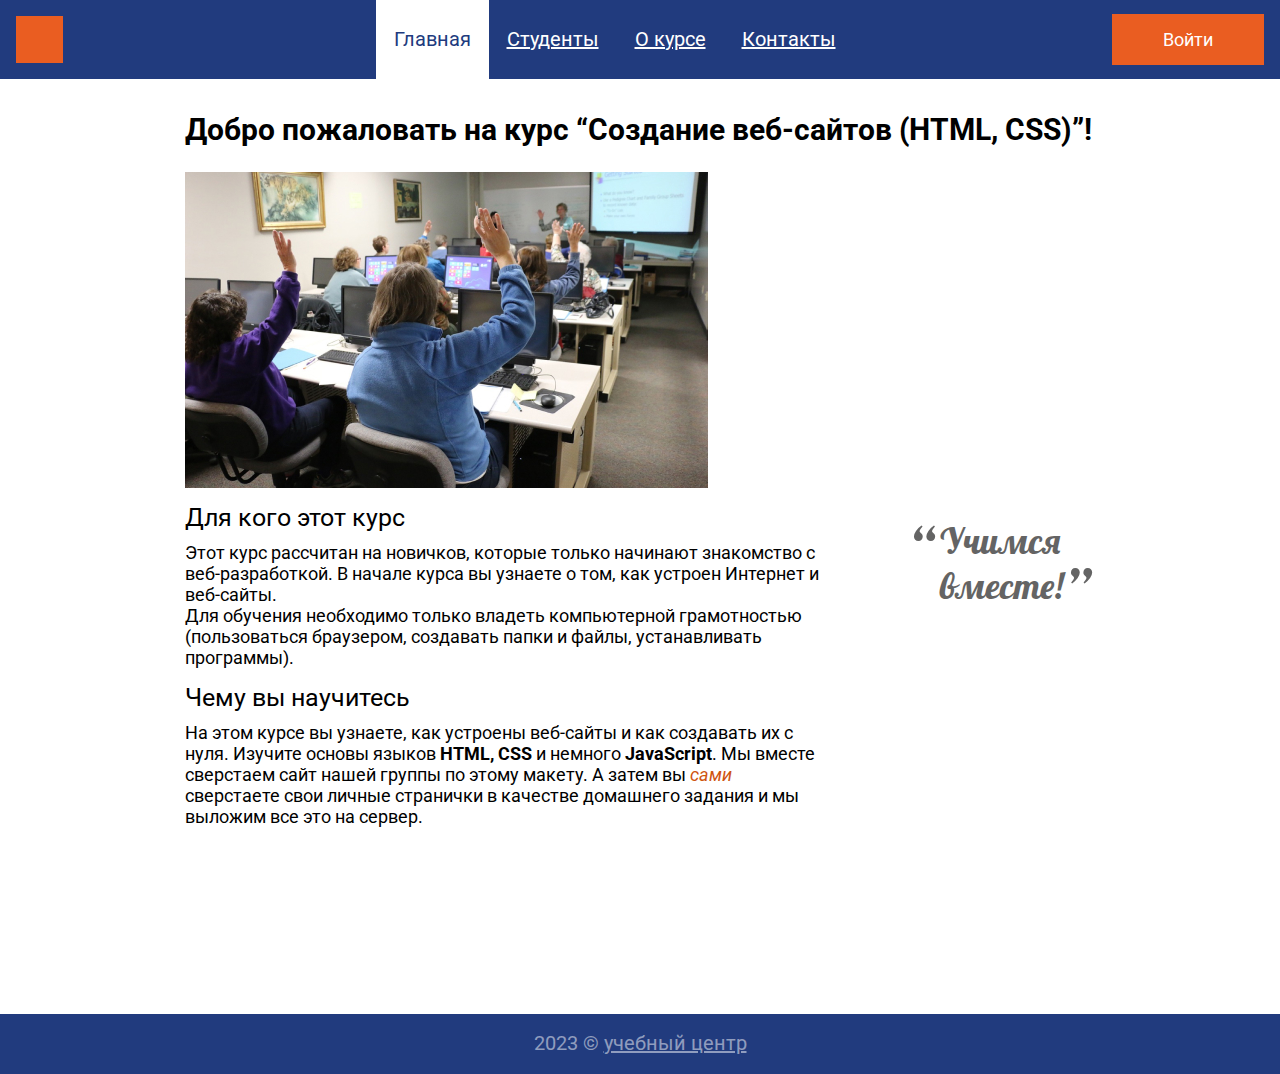
<file: index.html>
<!DOCTYPE html>
<html lang="ru">

<head>
    <link rel="preconnect" href="https://fonts.googleapis.com">
    <link rel="preconnect" href="https://fonts.gstatic.com" crossorigin>
    <link href="https://fonts.googleapis.com/css2?family=Lobster&family=Roboto:wght@400;700&display=swap"
        rel="stylesheet">
    <link rel="shortcut icon" href="img/icon.png" type="image/x-icon">
    <meta charset="UTF-8">
    <meta http-equiv="X-UA-Compatible" content="IE=edge">
    <meta name="viewport" content="width=device-width, initial-scale=1.0">
    <title>Главная</title>
    <link rel="stylesheet" href="style.css">
</head>

<body>
    <div class="all">
        <header class="header">
            <a class="logo" href="index.html">
                <img class="img_logos" src="img/logo.svg" alt="Логотип">
            </a>
            <nav>
                <ul class="menu">
                    <li class="menu__list"><a class="menu_link menu_link_active" href="index.html">Главная</a></li>
                    <li class="menu__list"><a class="menu_link" href="students.html">Студенты</a></li>
                    <li class="menu__list"><a class="menu_link" href="about.html">О курсе</a></li>
                    <li class="menu__list"><a class="menu_link" href="contacts.html">Контакты</a></li>
                </ul>
            </nav>
            <a class="button" href="#">Войти</a>
        </header>

        <main class="content">
            <h1 class="title">Добро пожаловать на курс “Создание веб-сайтов (HTML, CSS)”!</h1>
            <img class="image" src="img/class.jpg" alt="фото студентов в классе">
            <div class="content_info">
                <div class="content_section">
                    <div class="content_article">
                        <h3 class="subtitle">Для кого этот курс</h3>
                        <p class="about_text">Этот курс рассчитан на новичков, которые только начинают знакомство с
                            веб-разработкой. В начале курса вы узнаете о том, как устроен Интернет и веб-сайты.<br>
                            Для обучения необходимо только владеть компьютерной грамотностью (пользоваться браузером,
                            создавать папки и файлы, устанавливать программы).
                        </p>
                    </div>
                    <div class="content_article">
                        <h3 class="subtitle_h">Чему вы научитесь</h3>
                        <p class="about_text_h">На этом курсе вы узнаете, как устроены веб-сайты и как создавать их с
                            нуля.
                            Изучите основы языков <span class="java">HTML, CSS</span> и немного <span
                                class="java">JavaScript</span>. Мы вместе сверстаем сайт нашей группы по
                            этому макету. А затем вы <span class="sam">сами</span> сверстаете свои личные странички в
                            качестве домашнего задания и мы
                            выложим все это на сервер.
                        </p>
                    </div>
                </div>
                <div class="content_heading">
                    <span class="cav">“</span>
                    <h2 class="heading">Учимся вместе!</h2>
                    <span class="cave">”</span>
                </div>
            </div>
        </main>
    </div>
    <footer class="footer">
        <p class="footer_text">2023 &copy; <a class="footer_link" href="contacts.html">учебный центр
            </a></p>
    </footer>
    <div class="block">
        <form class="registration" action="#">
            <h2 class="input_text">Войти на сайт</h2>
            <input class="login" type="text" placeholder="Логин">
            <input class="login login_input" type="password" placeholder="Пароль">
            <button type="submit" class="button button_form">Войти</button>
        </form>
    </div>
    <script src="index.js"></script>
</body>

</html>
</file>
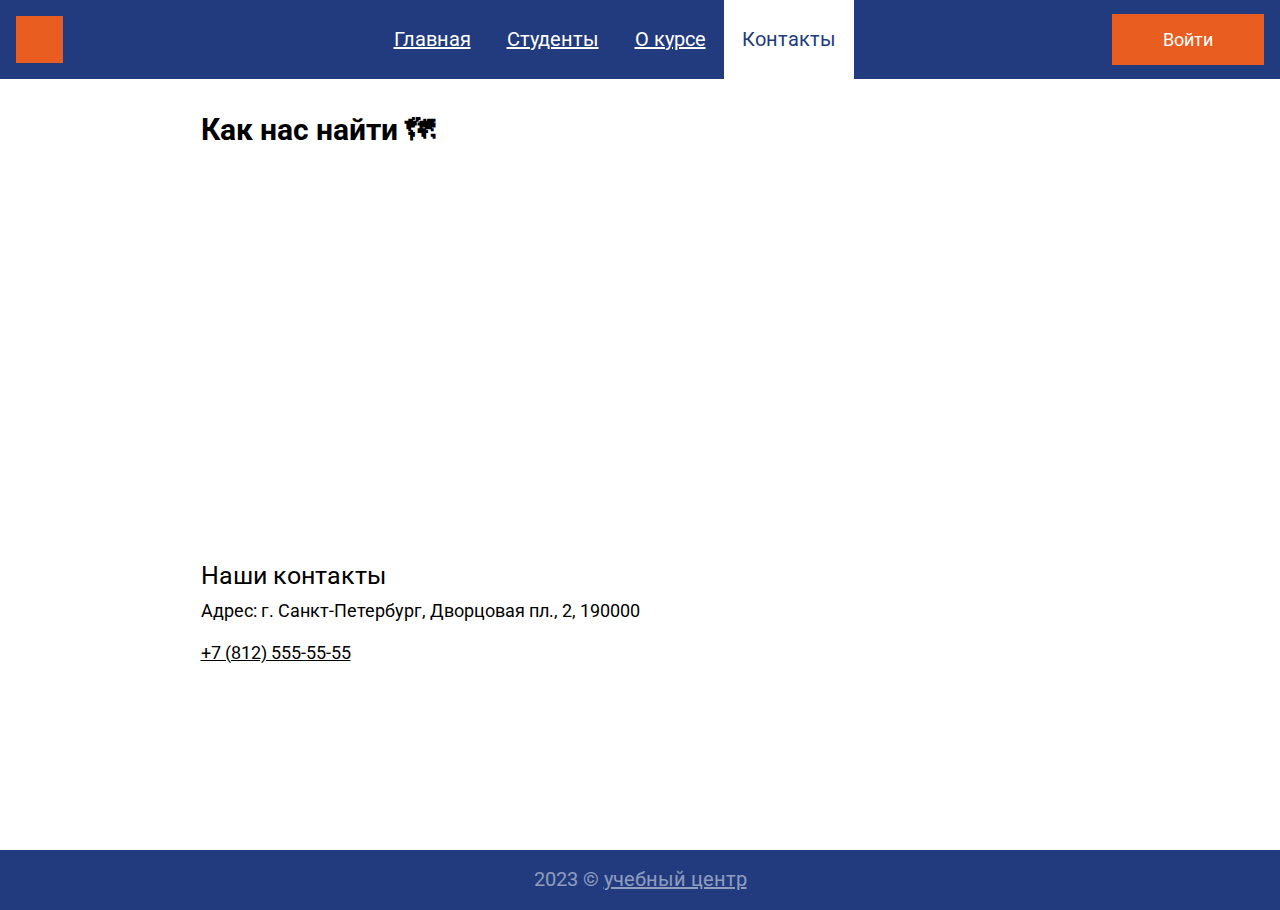
<file: contacts.html>
<!DOCTYPE html>
<html lang="ru">

<head>
    <link rel="preconnect" href="https://fonts.googleapis.com">
    <link rel="preconnect" href="https://fonts.gstatic.com" crossorigin>
    <link href="https://fonts.googleapis.com/css2?family=Lobster&family=Roboto:wght@400;700&display=swap"
        rel="stylesheet">
    <link rel="shortcut icon" href="img/icon.png" type="image/x-icon">
    <meta charset="UTF-8">
    <meta http-equiv="X-UA-Compatible" content="IE=edge">
    <meta name="viewport" content="width=device-width, initial-scale=1.0">
    <title>Контакты</title>
    <link rel="stylesheet" href="style.css">
</head>

<body>
    <div class="all">
        <header class="header">
            <a class="logo" href="index.html">
                <img class="img_logos" src="img/logo.svg" alt="Логотип">
            </a>
            <nav>
                <ul class="menu">
                    <li class="menu__list"><a class="menu_link" href="index.html">Главная</a></li>
                    <li class="menu__list"><a class="menu_link" href="students.html">Студенты</a></li>
                    <li class="menu__list"><a class="menu_link" href="about.html">О курсе</a></li>
                    <li class="menu__list"><a class="menu_link menu_link_active" href="contacts.html">Контакты</a></li>
                </ul>
            </nav>
            <a class="button" href="#">Войти</a>
        </header>

        <main class="content_contacts">
            <h2 class="poisc">Как нас найти &#128506;</h2>
            <div class="map-responsive"><iframe
                    src="https://www.google.com/maps/embed?pb=!1m14!1m12!1m3!1d511634.7095473813!2d29.534290693316716!3d59.939225916296074!2m3!1f0!2f0!3f0!3m2!1i1024!2i768!4f13.1!5e0!3m2!1sru!2sru!4v1678972159787!5m2!1sru!2sru"
                    width="1268" height="370" style="border:0;" allowfullscreen="" loading="lazy"
                    referrerpolicy="no-referrer-when-downgrade"></iframe>
            </div>
            <h3 class="contact">Наши контакты</h3>
            <p class="about_cont">Адрес: г. Санкт-Петербург, Дворцовая пл., 2, 190000<br><br><a class="tel"
                    href="tel:+7(812)555-55-55">+7 (812) 555-55-55</a> </p>
        </main>
    </div>
    <footer class="footer">
        <p class="footer_text">2023 &copy; <a class="footer_link" href="contacts.html">учебный центр
            </a></p>
    </footer>
    <div class="block">
        <form class="registration" action="#">
            <h2 class="input_text">Войти на сайт</h2>
            <input class="login" type="text" placeholder="Логин">
            <input class="login login_input" type="password" placeholder="Пароль">
            <button type="submit" class="button button_form">Войти</button>
        </form>
    </div>
    <script src="index.js"></script>
</body>

</html>
</file>
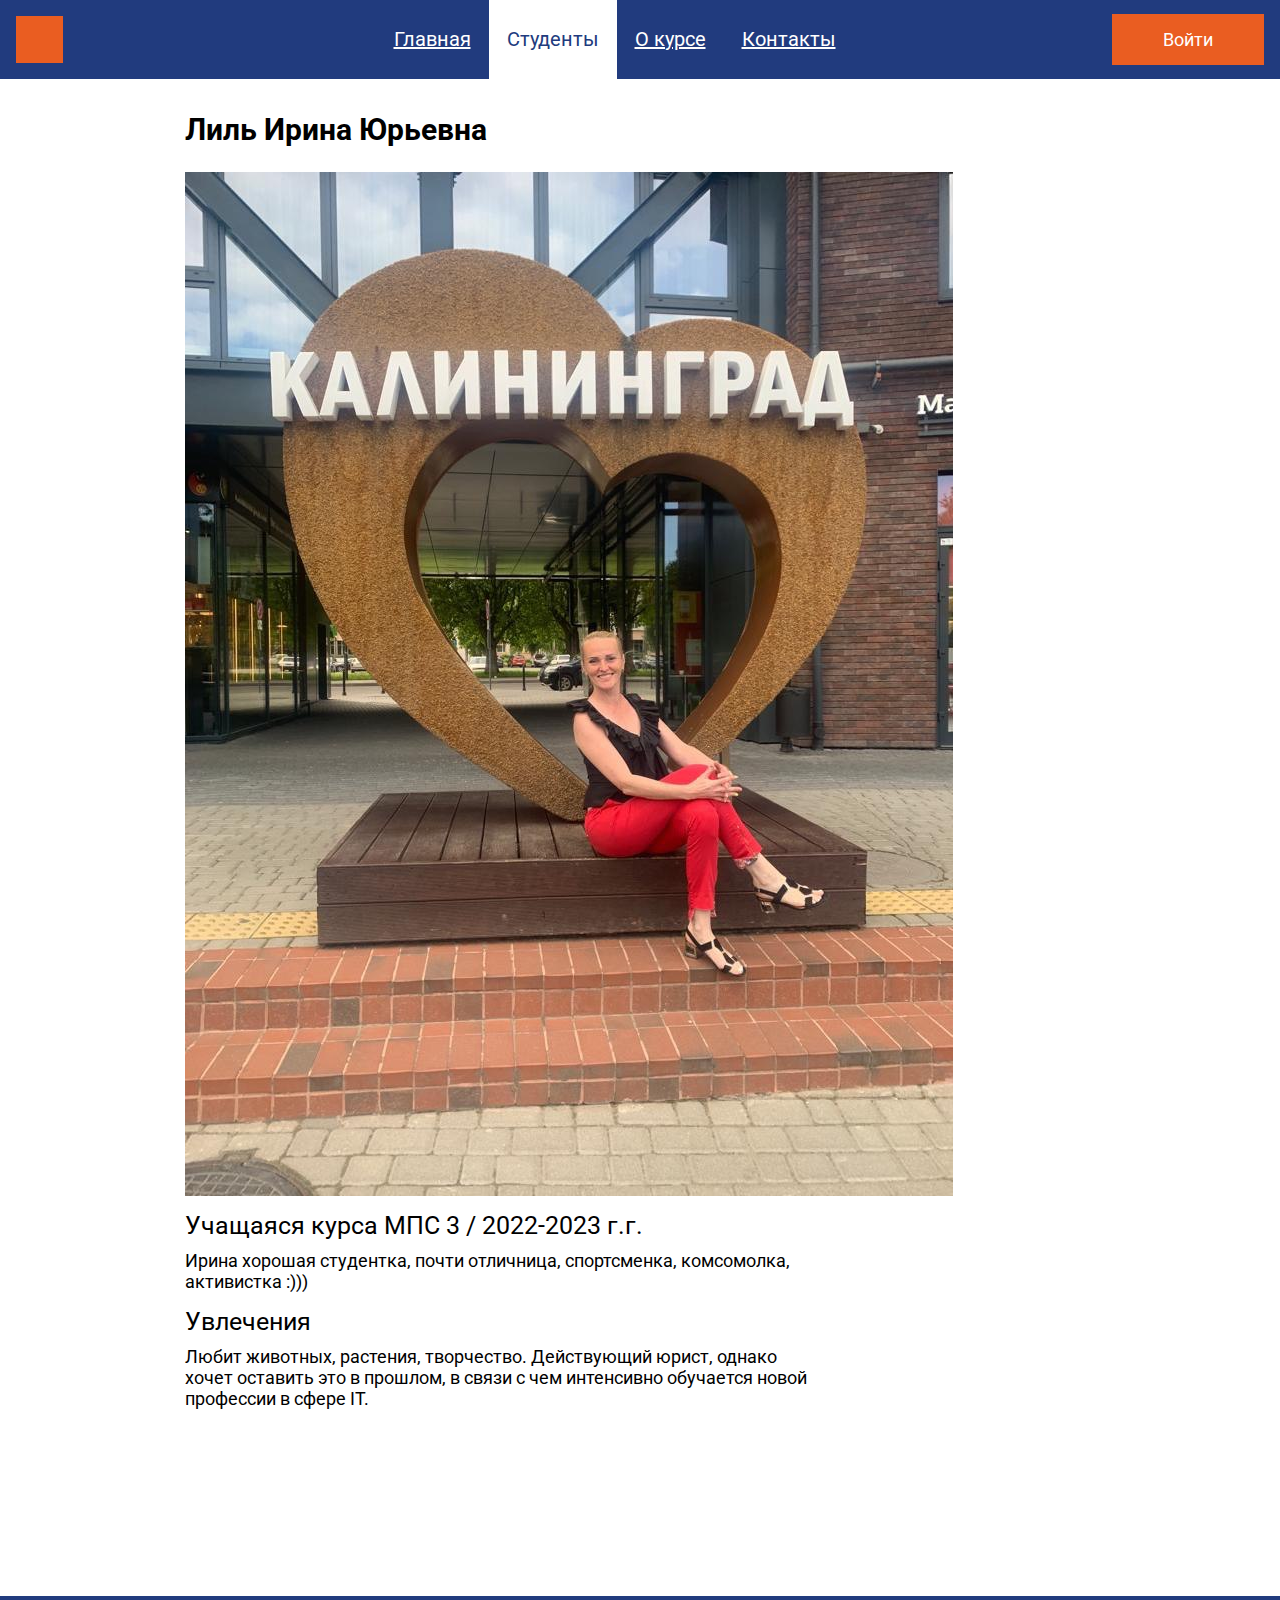
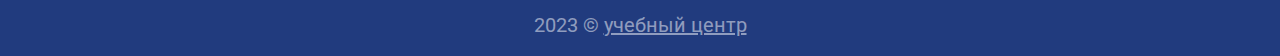
<file: lil.html>
<!DOCTYPE html>
<html lang="ru">

<head>
    <link rel="preconnect" href="https://fonts.googleapis.com">
    <link rel="preconnect" href="https://fonts.gstatic.com" crossorigin>
    <link href="https://fonts.googleapis.com/css2?family=Lobster&family=Roboto:wght@400;700&display=swap"
        rel="stylesheet">
    <link rel="shortcut icon" href="img/icon.png" type="image/x-icon">
    <meta charset="UTF-8">
    <meta http-equiv="X-UA-Compatible" content="IE=edge">
    <meta name="viewport" content="width=device-width, initial-scale=1.0">
    <title>Лиль</title>
    <link rel="stylesheet" href="style.css">
</head>

<body>
    <div class="all">
        <header class="header">
            <a class="logo" href="index.html">
                <img class="img_logos" src="img/logo.svg" alt="Логотип">
            </a>
            <nav>
                <ul class="menu">
                    <li class="menu__list"><a class="menu_link" href="index.html">Главная</a></li>
                    <li class="menu__list"><a class="menu_link menu_link_active" href="students.html">Студенты</a></li>
                    <li class="menu__list"><a class="menu_link" href="about.html">О курсе</a></li>
                    <li class="menu__list"><a class="menu_link" href="contacts.html">Контакты</a></li>
                </ul>
            </nav>
            <a class="button" href="#">Войти</a>
        </header>

        <main class="content">
            <h2 class="title">Лиль Ирина Юрьевна</h2>
            <img class="image_lil" src="img/photolil.jpg" alt="фото студентки Лиль">
            <div class="content_info">
                <div class="content_section">
                    <div class="content_article">
                        <h3 class="subtitlesub">Учащаяся курса МПС 3 / 2022-2023 г.г.</h3>
                        <p class="about_text"> Ирина хорошая студентка, почти отличница, спортсменка, комсомолка,
                            активистка :)))
                        </p>
                    </div>
                    <div class="content_article">
                        <h3 class="subtitle_h">Увлечения</h3>
                        <p class="about_text_h">Любит животных, растения, творчество. Действующий юрист, однако хочет
                            оставить это в прошлом, в связи с чем интенсивно обучается новой профессии в сфере IT.
                        </p>
                    </div>
                </div>
            </div>
        </main>
    </div>
    <footer class="footer">
        <p class="footer_text">2023 &copy; <a class="footer_link" href="contacts.html">учебный центр
            </a></p>
    </footer>
    <div class="block">
        <form class="registration" action="#">
            <h2 class="input_text">Войти на сайт</h2>
            <input class="login" type="text" placeholder="Логин">
            <input class="login login_input" type="password" placeholder="Пароль">
            <button type="submit" class="button button_form">Войти</button>
        </form>
    </div>
    <script src="index.js"></script>
</body>

</html>
</file>
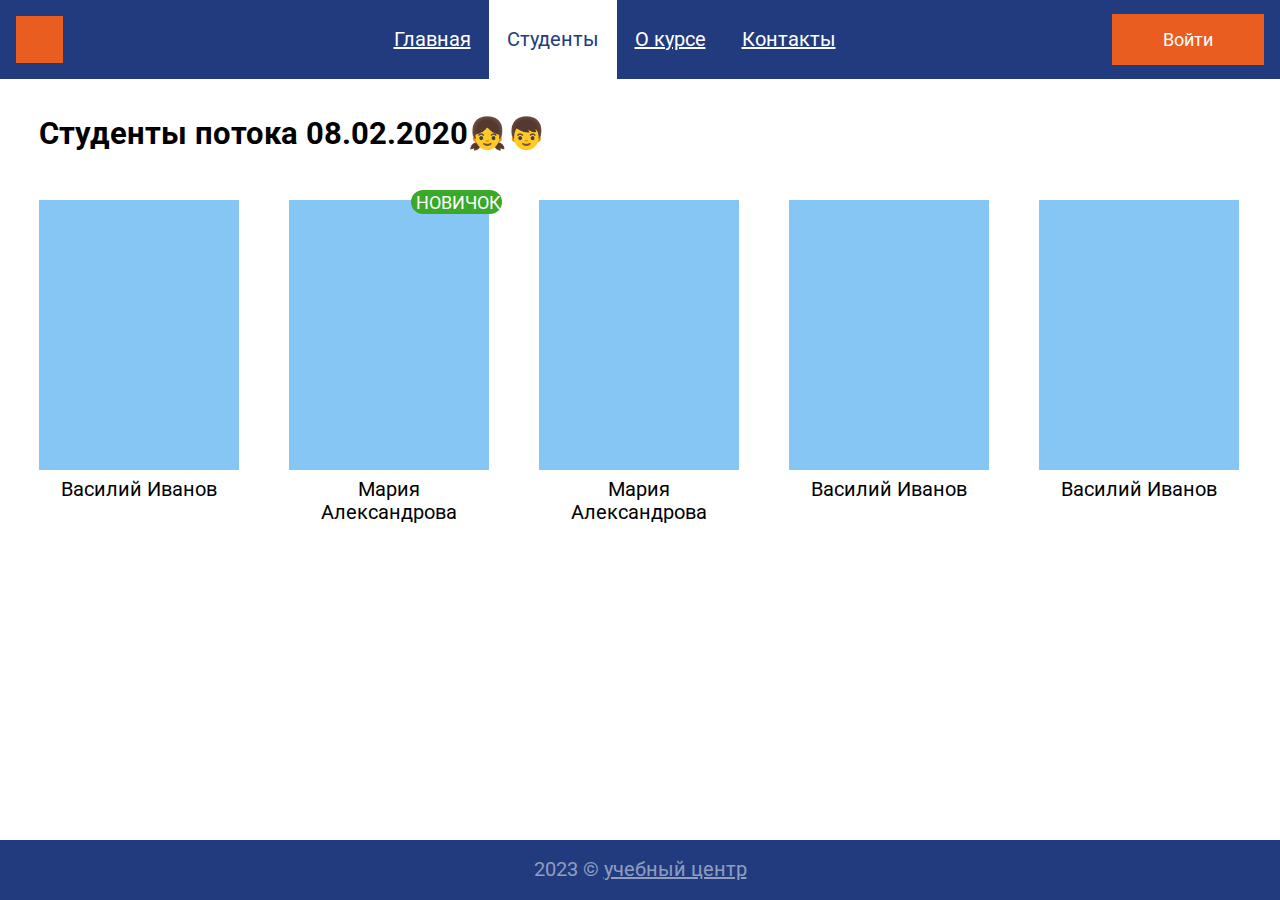
<file: students.html>
<!DOCTYPE html>
<html lang="ru">

<head>
    <link rel="preconnect" href="https://fonts.googleapis.com">
    <link rel="preconnect" href="https://fonts.gstatic.com" crossorigin>
    <link href="https://fonts.googleapis.com/css2?family=Lobster&family=Roboto:wght@400;700&display=swap"
        rel="stylesheet">
    <link rel="shortcut icon" href="img/icon.png" type="image/x-icon">
    <meta charset="UTF-8">
    <meta http-equiv="X-UA-Compatible" content="IE=edge">
    <meta name="viewport" content="width=device-width, initial-scale=1.0">
    <title>Студенты</title>
    <link rel="stylesheet" href="style.css">
</head>

<body>
    <div class="all">
        <header class="header">
            <a class="logo" href="index.html">
                <img class="img_logos" src="img/logo.svg" alt="Логотип">
            </a>
            <nav>
                <ul class="menu">
                    <li class="menu__list"><a class="menu_link" href="index.html">Главная</a></li>
                    <li class="menu__list"><a class="menu_link menu_link_active" href="students.html">Студенты</a></li>
                    <li class="menu__list"><a class="menu_link" href="about.html">О курсе</a></li>
                    <li class="menu__list"><a class="menu_link" href="contacts.html">Контакты</a></li>
                </ul>
            </nav>
            <a class="button" href="#">Войти</a>
        </header>

        <main class="content_students">
            <h2 class="title_stud">Студенты потока 08.02.2020&#128103;&#128102;</h2>
            <div class="students">
                <div class="student"><a class="student_a" href="lil.html">
                        <img width="200" height="270" src="img/photo.jpg" alt="фото Василия Иванова">
                        <p class="student_name">Василий Иванов</p>
                    </a>
                </div>
                <div class="student"><a class="student_a" href="lil.html">
                        <img width="200" height="270" src="img/photo.jpg" alt="фото Марии Александровой">
                        <p class="student_name">Мария Александрова</p>
                        <p class="student_new">НОВИЧОК</p>
                    </a>
                </div>
                <div class="student"><a class="student_a" href="lil.html">
                        <img width="200" height="270" src="img/photo.jpg" alt="фото Марии Александровой">
                        <p class="student_name">Мария Александрова</p>
                    </a>
                </div>
                <div class="student"><a class="student_a" href="lil.html">
                        <img width="200" height="270" src="img/photo.jpg" alt="фото Василия Иванова">
                        <p class="student_name">Василий Иванов</p>
                    </a>
                </div>
                <div class="student"><a class="student_a" href="lil.html">
                        <img width="200" height="270" src="img/photo.jpg" alt="фото Василия Иванова">
                        <p class="student_name">Василий Иванов</p>
                    </a>
                </div>
            </div>
        </main>
    </div>
    <footer class="footer">
        <p class="footer_text">2023 &copy; <a class="footer_link" href="contacts.html">учебный центр
            </a></p>
    </footer>
    <div class="block">
        <form class="registration" action="#">
            <h2 class="input_text">Войти на сайт</h2>
            <input class="login" type="text" placeholder="Логин">
            <input class="login login_input" type="password" placeholder="Пароль">
            <button type="submit" class="button button_form">Войти</button>
        </form>
    </div>
    <script src="index.js"></script>
</body>

</html>
</file>
<file: style.css>
* {
      margin: 0;
      padding: 0;
  }

  body {
      font-family: 'Roboto', sans-serif;
      min-height: 100vh;
      display: flex;
      flex-direction: column;
      max-width: 1300px;
      min-width: 400px;
      margin: 0 auto;
  }

  img {
      max-width: 100%;
  }

  .all {
      flex-grow: 1;
  }

  .header {
      background: #213B7E;
      display: flex;
      flex-direction: row;
      flex-wrap: wrap;
      justify-content: space-between;
      align-items: center;
      padding-left: 16px;
      padding-right: 16px;
  }

  .img_logo {
      width: 47px;
      height: 47px;
  }

  .menu {
      display: flex;
      list-style-type: none;
      margin-left: 54px;
      flex-wrap: wrap;
  }

  .menu_link {
      font-style: normal;
      font-size: 20px;
      line-height: 23px;
      text-decoration-line: underline;
      color: #FFFFFF;
      padding: 28px 18px;
      display: block;
  }

  .menu_link_active {
      color: #213B7E;
      background-color: #fff;
      text-decoration: none;
  }

  .button {
      padding: 15px 51px;
      display: flex;
      justify-content: center;
      align-items: center;
      background: #EA5D21;
      font-style: normal;
      font-size: 18px;
      line-height: 21px;
      color: #FFF;
      text-decoration: none;
      border: none;
  }

  .block {
      position: fixed;
      margin-top: 160px;
      margin-left: auto;
      margin-right: auto;
      height: auto;
      max-width: 500px;
      left: 0;
      right: 0;
      display: none;
  }

  .visible {
      display: block;
  }

  .registration {
      filter: drop-shadow(5px 5px 4px rgba(0, 0, 0, .25));
      background: #FFFFFF;
      border: 1px solid #213B7E;
      box-sizing: border-box;
      display: block;
      max-width: 500px;
      max-height: 418px;
  }

  .input_text {
      font-size: 24px;
      line-height: 28px;
      font-weight: 400;
      display: flex;
      align-items: center;
      color: #000000;
      margin-top: 26px;
      margin-left: auto;
      margin-right: auto;
      max-width: 158px;
      height: auto;
  }

  .login {
      box-sizing: border-box;
      width: 100%;
      max-width: 444px;
      max-height: 55px;
      font-size: 24px;
      line-height: 28px;
      display: flex;
      align-items: center;
      color: #808080;
      margin-top: 36px;
      margin-left: auto;
      margin-right: auto;
      padding: 17px 14px 10px 14px;
      border: 1px solid #808080;
  }

  .login_input {
      margin-top: 56px;
  }

  .button_form {
      margin-top: 56px;
      margin-bottom: 56px;
      margin-left: auto;
      margin-right: auto;
  }

  .content {
      padding-left: calc(50% - 911px / 2);
      padding-right: calc(50% - 911px / 2);
  }

  .title {
      font-style: normal;
      font-size: 30px;
      line-height: 35px;
      display: flex;
      align-items: center;
      color: #000;
      margin-top: 33px;
      font-weight: 700;
      max-width: 911px;
      height: auto;
  }

  .image {
      width: 523px;
      height: 316px;
      margin-top: 25px;
  }

  .content_info {
      display: flex;
      justify-content: space-between;
      flex-wrap: wrap;
  }

  .content_section {
      max-width: 634px;
  }

  .subtitle {
      font-style: normal;
      font-weight: 400;
      font-size: 25px;
      line-height: 29px;
      display: flex;
      align-items: center;
      color: #000000;
      max-width: 221px;
      margin-top: 15px;
  }

  .about_text {
      font-style: normal;
      font-weight: 400;
      font-size: 18px;
      line-height: 21px;
      color: #000000;
      max-width: 634px;
      margin-top: 10px;
  }

  .subtitle_h {
      max-width: 226px;
      font-style: normal;
      font-weight: 400;
      font-size: 25px;
      line-height: 29px;
      display: flex;
      align-items: center;
      color: #000000;
      margin-top: 15px;
  }

  .about_text_h {
      font-style: normal;
      font-weight: 400;
      font-size: 18px;
      line-height: 21px;
      color: #000000;
      max-width: 634px;
      margin-top: 10px;
  }

  .java {
      font-weight: 700;
      font-size: 18px;
      color: #000000;
  }

  .sam {
      font-family: 'Roboto', italic;
      font-weight: 400;
      font-size: 18px;
      color: #CF5510;
      font-style: italic;
  }

  .content_heading {
      display: flex;
      line-height: 45px;
      color: #646464;
      margin-top: 30px;
  }

  .heading {
      font-family: 'Lobster', cursive;
      font-style: normal;
      font-weight: 400;
      font-size: 36px;
      line-height: 45px;
      color: #646464;
      width: 124px;
      overflow-wrap: break-word
  }

  .cav {
      font-family: 'Lobster', cursive;
      font-style: normal;
      font-weight: 400;
      font-size: 64px;
      line-height: 45px;
      color: #646464;
      padding-top: 10px;
      padding-right: 5px;
  }

  .cave {
      font-family: 'Lobster', cursive;
      font-style: normal;
      font-weight: 400;
      font-size: 64px;
      line-height: 45px;
      color: #646464;
      padding-top: 53px;
      padding-right: 5px;
  }

  .footer {
      background: #213B7E;
      height: 60px;
      margin-top: 187px;
  }

  .footer_text {
      padding-top: 18px;
      padding-bottom: 19px;
      text-align: center;
      color: rgba(255, 255, 255, 0.5);
      font-size: 20px;
      line-height: 23px;
  }

  .footer_link {
      padding-top: 18px;
      padding-bottom: 19px;
      text-align: center;
      color: rgba(255, 255, 255, 0.5);
      font-size: 20px;
      line-height: 23px;
  }

  /* students */

  .content_students {
      max-width: 1202px;
      margin-left: auto;
      margin-right: auto;
  }

  .title_stud {
      font-style: normal;
      font-size: 31px;
      line-height: 36px;
      color: #000;
      margin-top: 37px;
      font-weight: 700;
  }

  .students {
      margin-top: 24px;
      display: flex;
      flex-wrap: wrap;
      gap: 50px;
  }

  .student_a {
      text-decoration: none;
  }

  img {
      display: block;
  }

  .student {
      width: 200px;
      margin-top: 24px;
      position: relative;
  }

  .student_new {
      position: absolute;
      top: -10px;
      right: -13px;
      font-style: normal;
      font-weight: 400;
      font-size: 18px;
      line-height: 21px;
      align-items: center;
      color: #FFFFFF;
      background: #3AA828;
      border-radius: 20px;
      padding-top: 2px;
      padding-left: 5px;
      padding-right: 1px;
      padding-bottom: 1px;
  }

  .student_name {
      margin-top: 8px;
      font-style: normal;
      font-weight: 400;
      font-size: 20px;
      line-height: 23px;
      color: #000000;
      text-align: center;
  }

  /* contacts */

  .content_contacts {
      margin-left: auto;
      margin-right: auto;
      max-width: 1268px;
  }

  .poisc {
      font-style: normal;
      font-weight: 700;
      font-size: 30px;
      line-height: 35px;
      display: flex;
      align-items: center;
      color: #000000;
      margin-top: 33px;
      margin-left: auto;
      margin-right: auto;
      max-width: 879px;
  }

  iframe {
      border: 0;
      width: 100%;
      max-width: 1268px;
      margin-top: 25px;
  }

  .contact {
      font-style: normal;
      font-weight: 400;
      font-size: 25px;
      line-height: 29px;
      display: flex;
      align-items: center;
      color: #000000;
      margin-top: 15px;
      margin-left: auto;
      margin-right: auto;
      max-width: 879px;
  }

  .about_cont {
      font-style: normal;
      font-weight: 400;
      font-size: 18px;
      line-height: 21px;
      color: #000000;
      margin-top: 10px;
      margin-left: auto;
      margin-right: auto;
      max-width: 879px;
  }

  .tel {
      font-style: normal;
      font-weight: 400;
      font-size: 18px;
      line-height: 21px;

      color: #000000;
  }

  /* about */

  .content_about {
      padding-left: calc(50% - 868px / 2);
      padding-right: calc(50% - 868px / 2);
  }

  .curs {
      max-width: 868px;
      margin-left: auto;
      margin-right: auto;
  }

  .oc {
      font-style: normal;
      font-weight: 700;
      font-size: 30px;
      line-height: 35px;
      display: flex;
      align-items: center;
      color: #000000;
      margin-top: 33px;
  }

  .look {
      font-style: normal;
      font-weight: 400;
      font-size: 25px;
      line-height: 29px;
      display: flex;
      align-items: center;
      color: #000000;
      margin-top: 25px;
  }

  .video {
      border: 0;
      width: 100%;
      max-width: 820px;
      margin-top: 15px;
      display: flex;
      flex-wrap: wrap;
  }

  /* lil */

  .image_lil {
      display: block;
      margin-top: 25px;
  }

  .subtitlesub {
      font-style: normal;
      font-weight: 400;
      font-size: 25px;
      line-height: 29px;
      display: flex;
      align-items: center;
      color: #000000;
      max-width: 500px;
      margin-top: 15px;
  }

  @media (max-width: 1024px) {

      .header {
          padding-left: 32px;
          padding-right: 32px;
      }

      .menu {
          margin-left: 0;
      }

      .menu_link {
          font-size: 18px;
          padding: 20px 14px;
      }

      .content {
          padding-left: calc(50% - 768px / 2);
          padding-right: calc(50% - 768px / 2);
      }

      .title {
          padding-left: 16px;
      }

      .content_info {
          align-items: center;
      }

      .content_students {
          padding-left: calc(50% - 736px / 2);
          padding-right: calc(50% - 736px / 2);
      }

      .curs {
          padding-left: 16px;
          padding-right: 16px;
      }

      .poisc {
          padding-left: 16px;
      }

      iframe {
          max-width: 100%;
      }

      .contact {
          padding-left: 16px;
      }

      .about_cont {
          padding-left: 16px;
      }
  }

  @media (max-width: 767px) {

      .header {
          padding-right: 16px;
          padding-left: 0;
      }

      .menu {
          flex-direction: column;
      }

      .logo {
          display: none;
      }

      .title {
          text-align: center;
      }

      .image {
          width: auto;
          height: auto;
          margin: 0 auto;
      }

      .subtitle {
          margin-left: 16px;
      }

      .about_text {
          margin-left: 16px;
          margin-right: 16px;
          width: auto;
          text-align: justify;
      }

      .subtitle_h {
          margin-left: 16px;
      }

      .about_text_h {
          margin-left: 16px;
          margin-right: 16px;
          width: auto;
          text-align: justify;
      }

      .cav {
          margin-left: 50%;
          margin-right: 1px;
      }

      .cave {
          margin-left: 1px;
          margin-right: 50%;
      }

      .title_stud {
          text-align: center;
          margin: 16px 16px;
      }

      .students {
          justify-content: center;
      }

      .oc {
          text-align: center;
          margin: 16px 16px;
          width: auto;
          display: block;
      }

      .look {
          text-align: center;
          margin: 16px 16px;
          width: auto;
          display: block;
      }

      .poisc {
          padding-left: 16px;
      }

      iframe {
          max-width: 100%;
      }

      .contact {
          padding-left: 16px;
      }

      .about_cont {
          padding-left: 16px;
      }

      .subtitlesub {
          margin-left: 16px;
      }

  }
</file>
